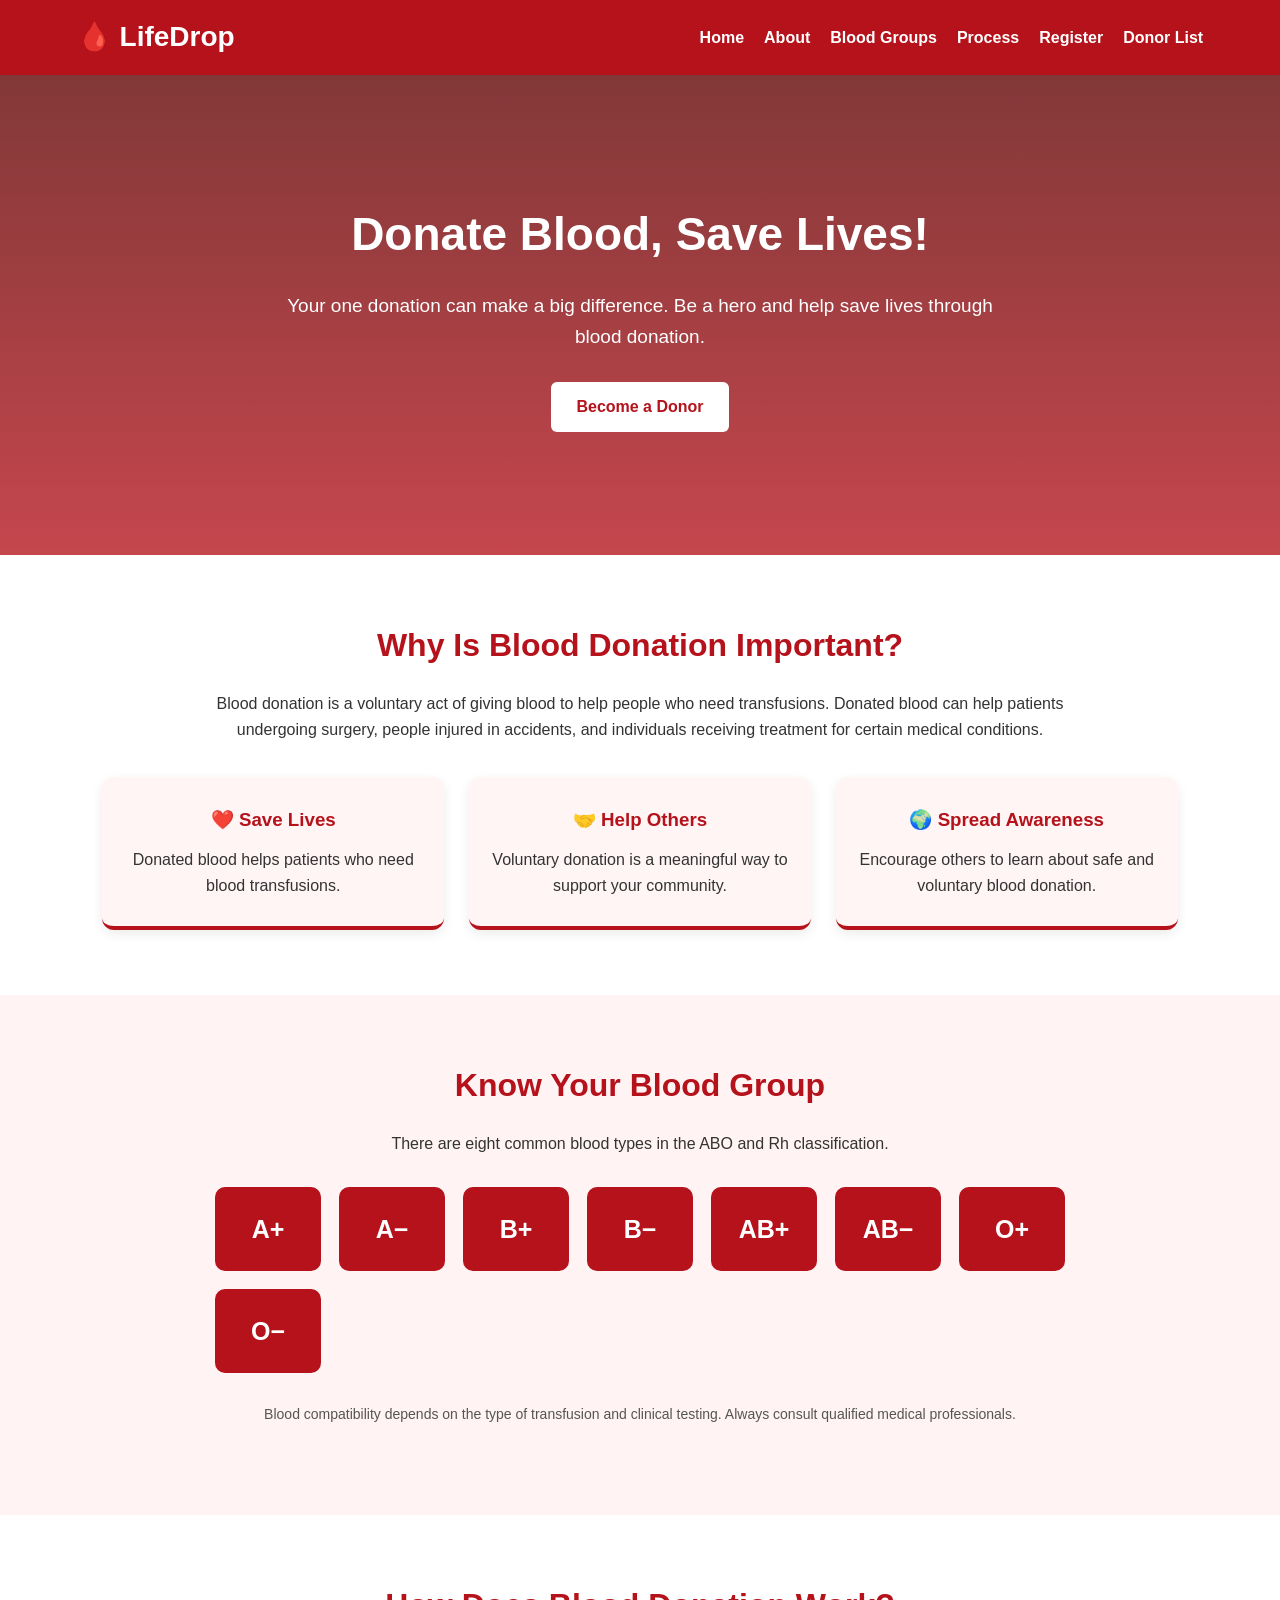
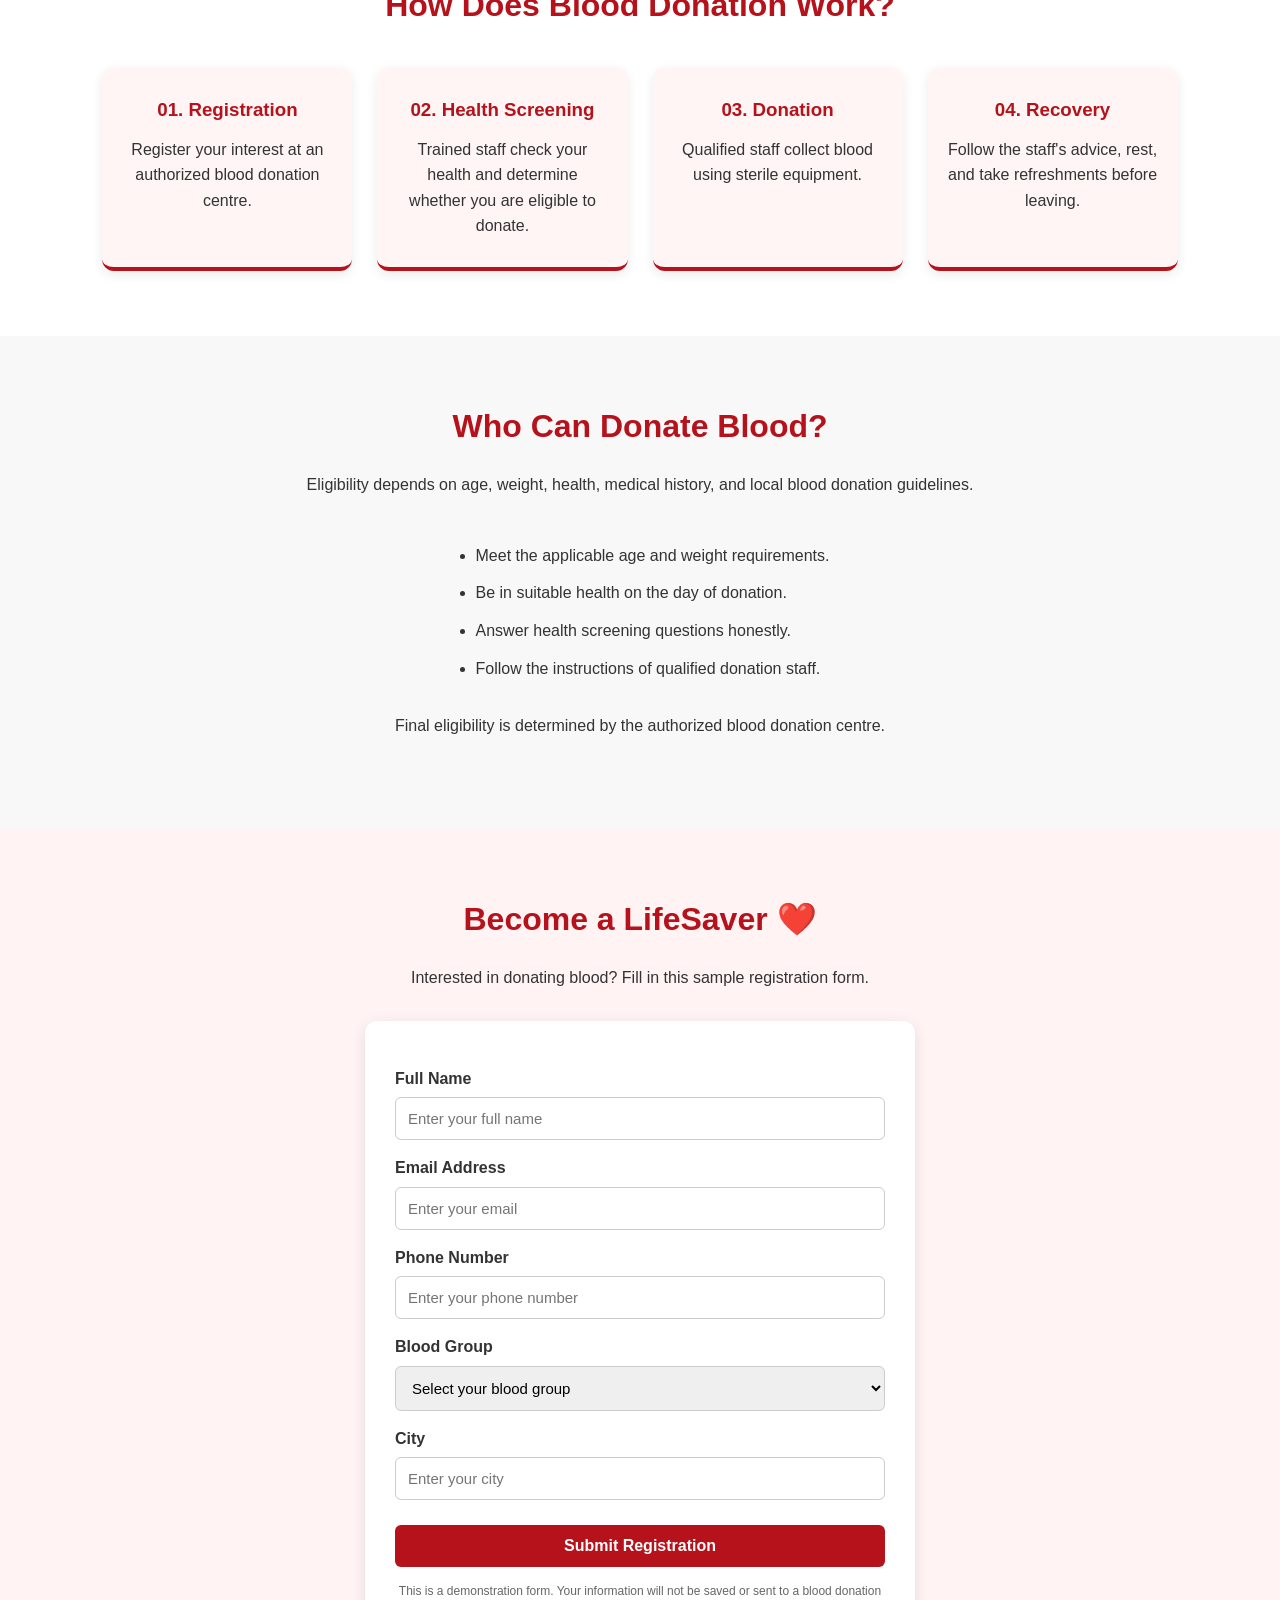
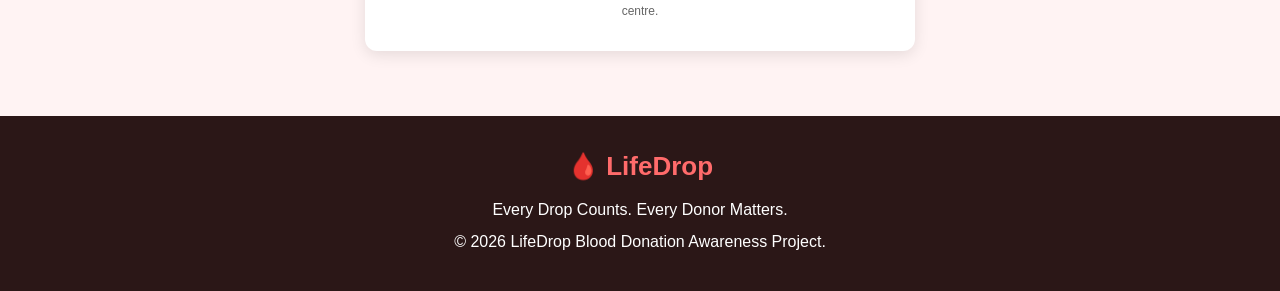
<file: index.html>
<!DOCTYPE html>
<html lang="en">

<head>
    <meta charset="UTF-8">
    <meta name="viewport" content="width=device-width, initial-scale=1.0">

    <title>LifeDrop | Blood Donation Awareness</title>

    <link rel="stylesheet" href="blooddonate.css">
</head>

<body>

    <!-- Navigation Bar -->
    <header>
        <nav class="navbar">
            <h1 class="logo">🩸 LifeDrop</h1>

            <ul class="nav-links">
                <li><a href="#home">Home</a></li>
                <li><a href="#about">About</a></li>
                <li><a href="#groups">Blood Groups</a></li>
                <li><a href="#process">Process</a></li>
                <li><a href="#register">Register</a></li>
                <li><a href="registered.html">Donor List</a></li>
            </ul>
        </nav>
    </header>

    <!-- Home Section -->
    <section id="home" class="hero">
        <div class="hero-content">

            <h2>Donate Blood, Save Lives!</h2>

            <p>
                Your one donation can make a big difference.
                Be a hero and help save lives through blood donation.
            </p>

            <a href="#register" class="btn">Become a Donor</a>

        </div>
    </section>

    <!-- About Section -->
    <section id="about" class="section">

        <h2>Why Is Blood Donation Important?</h2>

        <p>
            Blood donation is a voluntary act of giving blood to help people
            who need transfusions. Donated blood can help patients undergoing
            surgery, people injured in accidents, and individuals receiving
            treatment for certain medical conditions.
        </p>

        <div class="cards">

            <div class="card">
                <h3>❤️ Save Lives</h3>
                <p>
                    Donated blood helps patients who need blood transfusions.
                </p>
            </div>

            <div class="card">
                <h3>🤝 Help Others</h3>
                <p>
                    Voluntary donation is a meaningful way to support your community.
                </p>
            </div>

            <div class="card">
                <h3>🌍 Spread Awareness</h3>
                <p>
                    Encourage others to learn about safe and voluntary blood donation.
                </p>
            </div>

        </div>
    </section>

    <!-- Blood Groups Section -->
    <section id="groups" class="section blood-section">

        <h2>Know Your Blood Group</h2>

        <p>
            There are eight common blood types in the ABO and Rh classification.
        </p>

        <div class="blood-groups">

            <div class="blood-card">A+</div>
            <div class="blood-card">A−</div>
            <div class="blood-card">B+</div>
            <div class="blood-card">B−</div>
            <div class="blood-card">AB+</div>
            <div class="blood-card">AB−</div>
            <div class="blood-card">O+</div>
            <div class="blood-card">O−</div>

        </div>

        <p class="note">
            Blood compatibility depends on the type of transfusion and
            clinical testing. Always consult qualified medical professionals.
        </p>

    </section>

    <!-- Donation Process -->
    <section id="process" class="section">

        <h2>How Does Blood Donation Work?</h2>

        <div class="cards">

            <div class="card">
                <h3>01. Registration</h3>
                <p>
                    Register your interest at an authorized blood donation centre.
                </p>
            </div>

            <div class="card">
                <h3>02. Health Screening</h3>
                <p>
                    Trained staff check your health and determine whether
                    you are eligible to donate.
                </p>
            </div>

            <div class="card">
                <h3>03. Donation</h3>
                <p>
                    Qualified staff collect blood using sterile equipment.
                </p>
            </div>

            <div class="card">
                <h3>04. Recovery</h3>
                <p>
                    Follow the staff's advice, rest, and take refreshments
                    before leaving.
                </p>
            </div>

        </div>
    </section>

    <!-- Eligibility Section -->
    <section class="eligibility section">

        <h2>Who Can Donate Blood?</h2>

        <p>
            Eligibility depends on age, weight, health, medical history,
            and local blood donation guidelines.
        </p>

        <ul>
            <li>Meet the applicable age and weight requirements.</li>
            <li>Be in suitable health on the day of donation.</li>
            <li>Answer health screening questions honestly.</li>
            <li>Follow the instructions of qualified donation staff.</li>
        </ul>

        <p>
            Final eligibility is determined by the authorized blood donation centre.
        </p>

    </section>

    <!-- Donor Registration Form -->
    <section id="register" class="section register-section">

        <h2>Become a LifeSaver ❤️</h2>

        <p>
            Interested in donating blood? Fill in this sample registration form.
        </p>

        <!-- Corrected Form -->
        <form class="donor-form" id="donorForm">

            <label for="name">Full Name</label>

            <input
                type="text"
                id="name"
                name="name"
                placeholder="Enter your full name"
                required
            >

            <label for="email">Email Address</label>

            <input
                type="email"
                id="email"
                name="email"
                placeholder="Enter your email"
                required
            >

            <label for="phone">Phone Number</label>

            <input
                type="tel"
                id="phone"
                name="phone"
                placeholder="Enter your phone number"
                pattern="[0-9]{10}"
                maxlength="10"
                inputmode="numeric"
                title="Enter a 10-digit phone number"
                required
            >

            <label for="blood">Blood Group</label>

            <select id="blood" name="blood" required>

                <option value="">Select your blood group</option>
                <option value="A+">A+</option>
                <option value="A-">A−</option>
                <option value="B+">B+</option>
                <option value="B-">B−</option>
                <option value="AB+">AB+</option>
                <option value="AB-">AB−</option>
                <option value="O+">O+</option>
                <option value="O-">O−</option>
                <option value="Unknown">I don't know</option>

            </select>

            <label for="city">City</label>

            <input
                type="text"
                id="city"
                name="city"
                placeholder="Enter your city"
                required
            >

            <button type="submit" class="btn">
                Submit Registration
            </button>

            <p class="form-note">
                This is a demonstration form. Your information will not be
                saved or sent to a blood donation centre.
            </p>

        </form>

        <!-- Success Message -->
        <div id="successMessage" class="success-message" hidden>

            <h3>❤️ Thank You for Your Interest!</h3>

            <p>
                Your demonstration registration was successful.
                Thank you for supporting blood donation awareness.
            </p>

            <button type="button" id="registerAgain" class="btn">
                Register Again
            </button>

        </div>

    </section>

    <!-- Footer -->
    <footer>

        <h3>🩸 LifeDrop</h3>

        <p>Every Drop Counts. Every Donor Matters.</p>

        <p>
            &copy; 2026 LifeDrop Blood Donation Awareness Project.
        </p>

    </footer>

    <!-- JavaScript to Handle Form Submission -->
<script>
const donorForm = document.getElementById("donorForm");
const successMessage = document.getElementById("successMessage");

donorForm.addEventListener("submit", function(event) {
    event.preventDefault();

    // Get existing donor records
    let donors = JSON.parse(
        localStorage.getItem("lifedropDonors") || "[]"
    );

    // Get information from the form
    const donor = {
        id: Date.now(),
        name: document.getElementById("name").value,
        email: document.getElementById("email").value,
        phone: document.getElementById("phone").value,
        blood: document.getElementById("blood").value,
        city: document.getElementById("city").value
    };

    // Add donor to the list
    donors.push(donor);

    // Save donor list
    localStorage.setItem(
        "lifedropDonors",
        JSON.stringify(donors)
    );

    // Show success message
    donorForm.hidden = true;
    successMessage.hidden = false;

    donorForm.reset();
});
</script>

</body>
</html>
</file>
<file: blooddonate.css>
/* General Settings */
* {
    margin: 0;
    padding: 0;
    box-sizing: border-box;
    scroll-behavior: smooth;
}

body {
    font-family: Arial, sans-serif;
    background-color: #ffffff;
    color: #333333;
    line-height: 1.6;
}

/* Navigation Bar */
header {
    background-color: #b5121b;
    padding: 15px 6%;
    position: sticky;
    top: 0;
    z-index: 100;
}

.navbar {
    display: flex;
    justify-content: space-between;
    align-items: center;
    flex-wrap: wrap;
    gap: 15px;
}

.logo {
    color: white;
    font-size: 28px;
}

.nav-links {
    list-style: none;
    display: flex;
    gap: 20px;
    flex-wrap: wrap;
}

.nav-links a {
    color: white;
    text-decoration: none;
    font-weight: bold;
}

.nav-links a:hover {
    color: #ffd6d6;
}

/* Hero Section */
.hero {
    min-height: 480px;
    background: linear-gradient(
        rgba(95, 0, 0, 0.78),
        rgba(181, 18, 27, 0.78)
    ),
    url("https://images.unsplash.com/photo-1615461066841-6116e61058f4?auto=format&fit=crop&w=1600&q=80");

    background-size: cover;
    background-position: center;
    display: flex;
    justify-content: center;
    align-items: center;
    text-align: center;
    color: white;
    padding: 40px 20px;
}

.hero-content {
    max-width: 750px;
}

.hero h2 {
    font-size: 46px;
    margin-bottom: 20px;
}

.hero p {
    font-size: 19px;
    margin-bottom: 30px;
}

/* Buttons */
.btn {
    display: inline-block;
    background-color: #b5121b;
    color: white;
    padding: 12px 25px;
    border: none;
    border-radius: 6px;
    text-decoration: none;
    font-size: 16px;
    font-weight: bold;
    cursor: pointer;
    transition: 0.3s;
}

.hero .btn {
    background-color: white;
    color: #b5121b;
}

.btn:hover {
    background-color: #800000;
    color: white;
    transform: translateY(-2px);
}

/* Common Sections */
.section {
    padding: 65px 8%;
    text-align: center;
}

.section h2 {
    font-size: 32px;
    color: #b5121b;
    margin-bottom: 20px;
}

.section > p {
    max-width: 850px;
    margin: 0 auto 25px;
}

/* Information Cards */
.cards {
    display: grid;
    grid-template-columns: repeat(auto-fit, minmax(220px, 1fr));
    gap: 25px;
    margin-top: 35px;
}

.card {
    background-color: #fff5f5;
    padding: 28px 20px;
    border-radius: 12px;
    border-bottom: 4px solid #b5121b;
    box-shadow: 0 4px 12px rgba(0, 0, 0, 0.08);
    transition: 0.3s;
}

.card:hover {
    transform: translateY(-6px);
    box-shadow: 0 8px 18px rgba(0, 0, 0, 0.13);
}

.card h3 {
    color: #b5121b;
    margin-bottom: 12px;
}

/* Blood Groups */
.blood-section {
    background-color: #fff3f3;
}

.blood-groups {
    display: grid;
    grid-template-columns: repeat(auto-fit, minmax(100px, 1fr));
    gap: 18px;
    max-width: 850px;
    margin: 30px auto;
}

.blood-card {
    background-color: #b5121b;
    color: white;
    padding: 22px 10px;
    border-radius: 10px;
    font-size: 25px;
    font-weight: bold;
    transition: 0.3s;
}

.blood-card:hover {
    background-color: #800000;
    transform: scale(1.05);
}

.note {
    font-size: 14px;
    color: #555555;
}

/* Eligibility */
.eligibility {
    background-color: #f8f8f8;
}

.eligibility ul {
    display: inline-block;
    text-align: left;
    margin: 20px auto;
    padding-left: 25px;
}

.eligibility li {
    margin-bottom: 12px;
}

/* Registration Form */
.register-section {
    background-color: #fff3f3;
}

.donor-form {
    max-width: 550px;
    margin: 30px auto 0;
    background-color: white;
    padding: 30px;
    border-radius: 12px;
    box-shadow: 0 4px 15px rgba(0, 0, 0, 0.1);
    text-align: left;
}

.donor-form label {
    display: block;
    margin: 15px 0 6px;
    font-weight: bold;
}

.donor-form input,
.donor-form select {
    width: 100%;
    padding: 12px;
    border: 1px solid #cccccc;
    border-radius: 6px;
    font-size: 15px;
}

.donor-form input:focus,
.donor-form select:focus {
    outline: 2px solid #b5121b;
    border-color: #b5121b;
}

.donor-form button {
    width: 100%;
    margin-top: 25px;
}

.form-note {
    font-size: 12px;
    color: #666666;
    margin-top: 15px;
    text-align: center;
}

/* Footer */
footer {
    background-color: #2b1717;
    color: white;
    text-align: center;
    padding: 30px 15px;
}

footer h3 {
    color: #ff6b6b;
    font-size: 26px;
    margin-bottom: 10px;
}

footer p {
    margin: 6px 0;
}

/* Mobile Responsive Design */
@media (max-width: 768px) {
    .navbar {
        flex-direction: column;
    }

    .nav-links {
        justify-content: center;
        gap: 12px;
    }

    .nav-links a {
        font-size: 14px;
    }

    .hero h2 {
        font-size: 34px;
    }

    .hero p {
        font-size: 16px;
    }

    .section {
        padding: 45px 5%;
    }

    .section h2 {
        font-size: 27px;
    }

    .donor-form {
        padding: 20px;
    }
}
</file>
